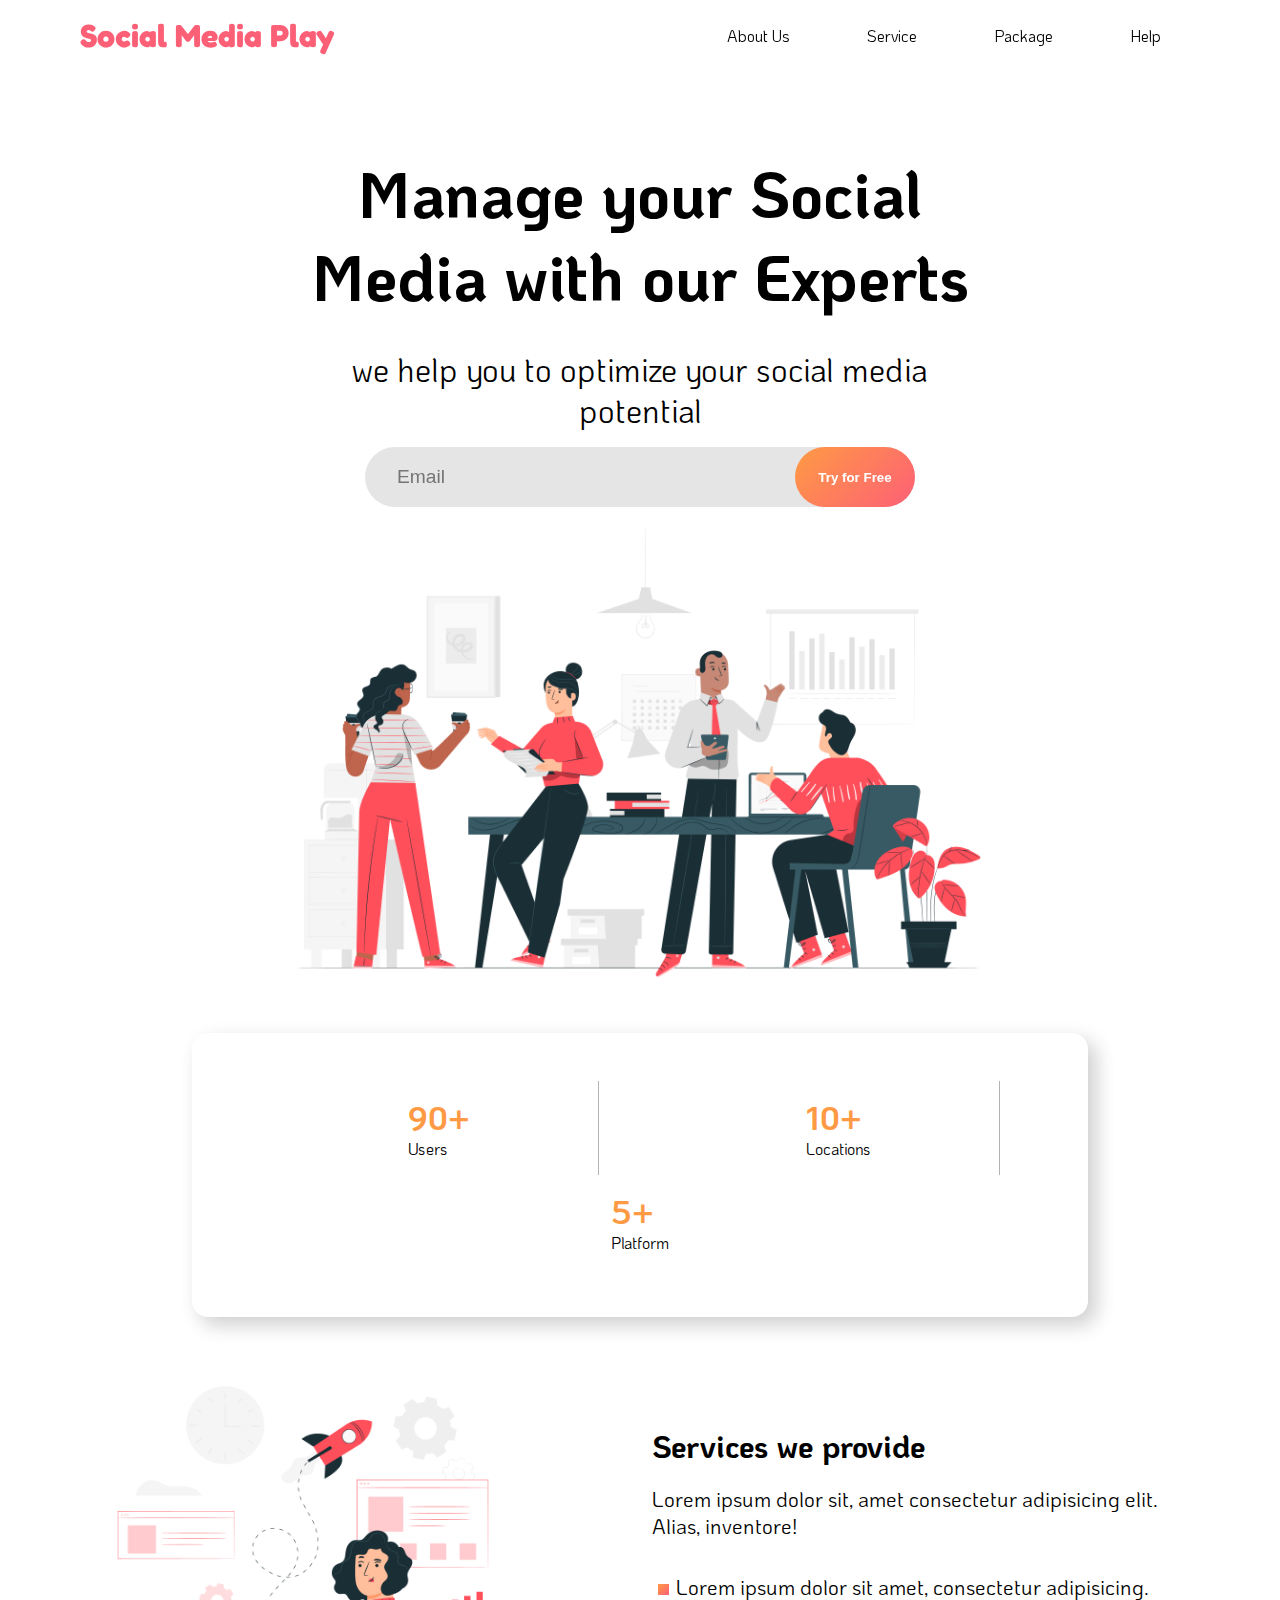
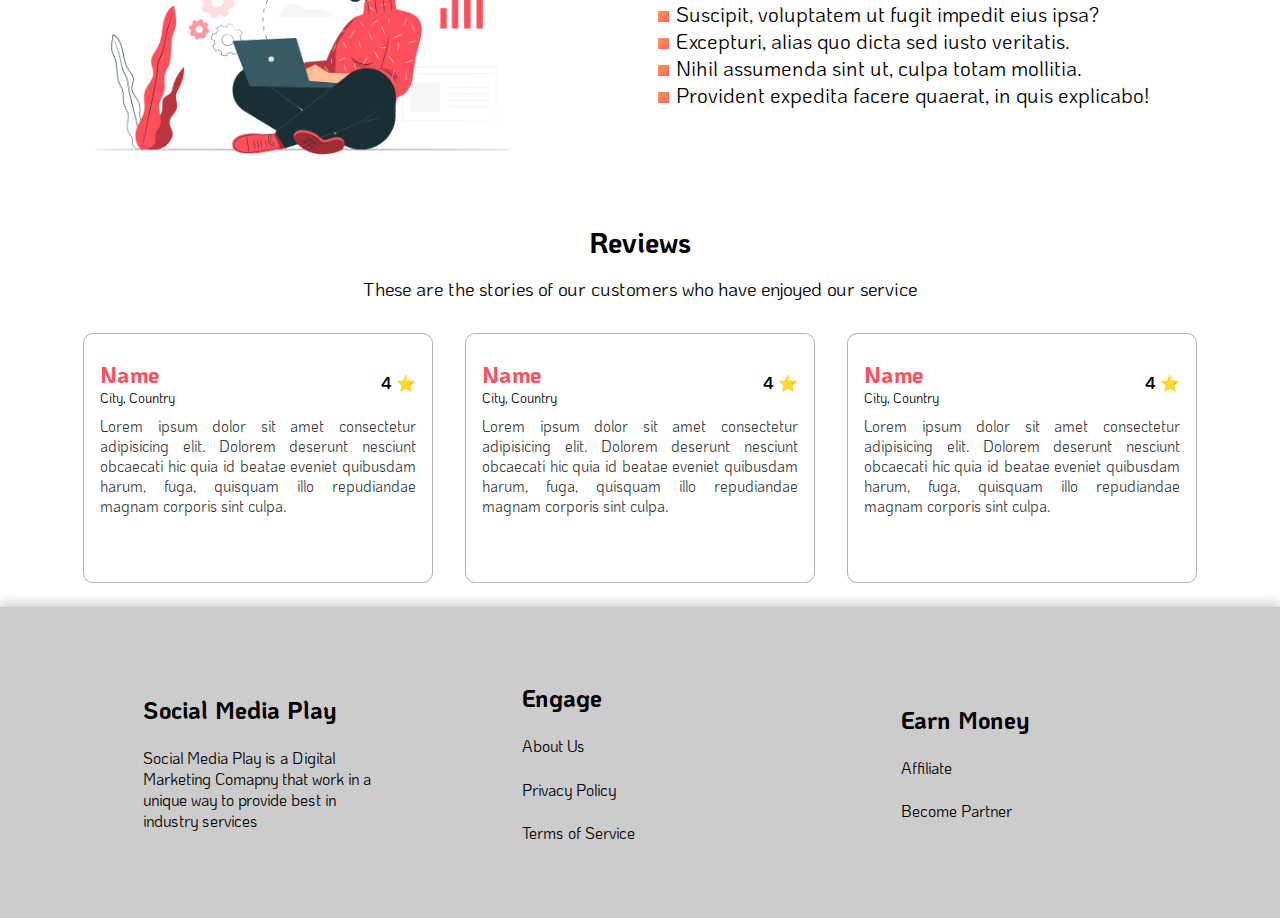
<file: index.html>
<!DOCTYPE html>
<html lang="en">

<head>
    <meta charset="UTF-8">
    <meta http-equiv="X-UA-Compatible" content="IE=edge">
    <meta name="viewport" content="width=device-width, initial-scale=1.0">
    <title>Social Media Play</title>
    <link rel="preconnect" href="https://fonts.gstatic.com">
    <link rel="stylesheet" href="./Marketing.css">
    <link href="https://fonts.googleapis.com/css2?family=Fredoka+One&family=Noto+Serif+SC&display=swap"
        rel="stylesheet">
    <link rel="preconnect" href="https://fonts.gstatic.com">
    <link href="https://fonts.googleapis.com/css2?family=KoHo&display=swap" rel="stylesheet">
</head>

<body>
    <nav class="flex-row nav">
        <div>
            <h1 class="name">Social Media Play</h1>
        </div>
        <div class="nav-item">
            <ul class="nav-list flex-row">
                <li class="nav-list-item">About Us</li>
                <li class="nav-list-item">Service</li>
                <li class="nav-list-item">Package</li>
                <li class="nav-list-item">Help</li>
            </ul>
        </div>
        <div id="hamburger">
            <div class="line1"></div>
            <div class="line2"></div>
            <div class="line3"></div>
        </div>
    </nav>
    <header class="header flex-column">
        <h1 class="head-main-text">Manage your Social Media with our Experts</h1>
        <p class="head-text">we help you to optimize your social media potential</p>
        <div class="flex-row head-input">
            <input type="email" class="head-email-input" placeholder="Email">
            <button class="head-button">
                <h4>Try for Free</h4>
            </button>
        </div>
    </header>
    <section class="section1">
        <img class="image" src="./Images/3372240.jpg" alt="">
    </section>
    <section class="stats-section flex-row">
        <div class="stat-box">
            <h1>90+</h1>
            <p>Users</p>
        </div>
        <div class="stat-box">
            <h1>10+</h1>
            <p>Locations</p>
        </div>
        <div class="stat-box last-box">
            <h1>5+</h1>
            <p>Platform</p>
        </div>
    </section>
    <section class="section-service flex-row">
        <img class="service-image" src="./Images/2m.jpg">
        <div class="flex-column services-text">
            <h2>Services we provide</h2>
            <p>Lorem ipsum dolor sit, amet consectetur adipisicing elit.<br> Alias, inventore!</p>
            <ul>
                <li>Lorem ipsum dolor sit amet, consectetur adipisicing.</li>
                <li>Suscipit, voluptatem ut fugit impedit eius ipsa?</li>
                <li>Excepturi, alias quo dicta sed iusto veritatis.</li>
                <li>Nihil assumenda sint ut, culpa totam mollitia.</li>
                <li>Provident expedita facere quaerat, in quis explicabo!</li>
            </ul>
        </div>
    </section>
    <section class="customer-review flex-column">
        <h1>Reviews</h1>
        <p>These are the stories of our customers who have enjoyed our service</p>
        <div class="hori-scroll flex-row">
            <div class="card flex-column">
                <div class="flex-row review-head">
                    <div class="flex-column review-name">
                        <h2>Name</h2>
                        <p>City, Country</p>
                    </div>
                    <div>
                        <h5>4 ⭐</h5>
                    </div>
                </div>
                <div class="review-text">
                    Lorem ipsum dolor sit amet consectetur adipisicing elit. Dolorem deserunt nesciunt obcaecati hic quia id beatae eveniet quibusdam harum, fuga, quisquam illo repudiandae magnam corporis sint culpa.
                </div>
            </div>
            <div class="card flex-column">
                <div class="flex-row review-head">
                    <div class="flex-column review-name">
                        <h2>Name</h2>
                        <p>City, Country</p>
                    </div>
                    <div>
                        <h5>4 ⭐</h5>
                    </div>
                </div>
                <div class="review-text">
                    Lorem ipsum dolor sit amet consectetur adipisicing elit. Dolorem deserunt nesciunt obcaecati hic quia id beatae eveniet quibusdam harum, fuga, quisquam illo repudiandae magnam corporis sint culpa.
                </div>
            </div>
            <div class="card flex-column">
                <div class="flex-row review-head">
                    <div class="flex-column review-name">
                        <h2>Name</h2>
                        <p>City, Country</p>
                    </div>
                    <div>
                        <h5>4 ⭐</h5>
                    </div>
                </div>
                <div class="review-text">
                    Lorem ipsum dolor sit amet consectetur adipisicing elit. Dolorem deserunt nesciunt obcaecati hic quia id beatae eveniet quibusdam harum, fuga, quisquam illo repudiandae magnam corporis sint culpa.
                </div>
            </div>
        </div>
    </section>
    <footer class="flex-row">
        <div class="flex-column clm">
            <h2>Social Media Play</h2>
            <p><span>Social Media Play </span>is a Digital Marketing Comapny that work in a unique way to provide best in industry services</p>
        </div>
        <div class="flex-column clm">
            <h2>Engage</h2>
            <p>About Us</p>
            <p>Privacy Policy</p>
            <p>Terms of Service</p>
        </div>
        <div class="flex-column clm">
            <h2>Earn Money</h2>
            <p>Affiliate</p>
            <p>Become Partner</p>
        </div>
    </footer>

    <script>
        const navitem = document.querySelector('.nav-item');
        document.getElementById("hamburger").addEventListener('click',function(){
            navitem.classList.toggle('open');
        })
        navitem.addEventListener('click', function(){
            navitem.classList.toggle('open');
        })
    </script>
</body>

</html>
</file>
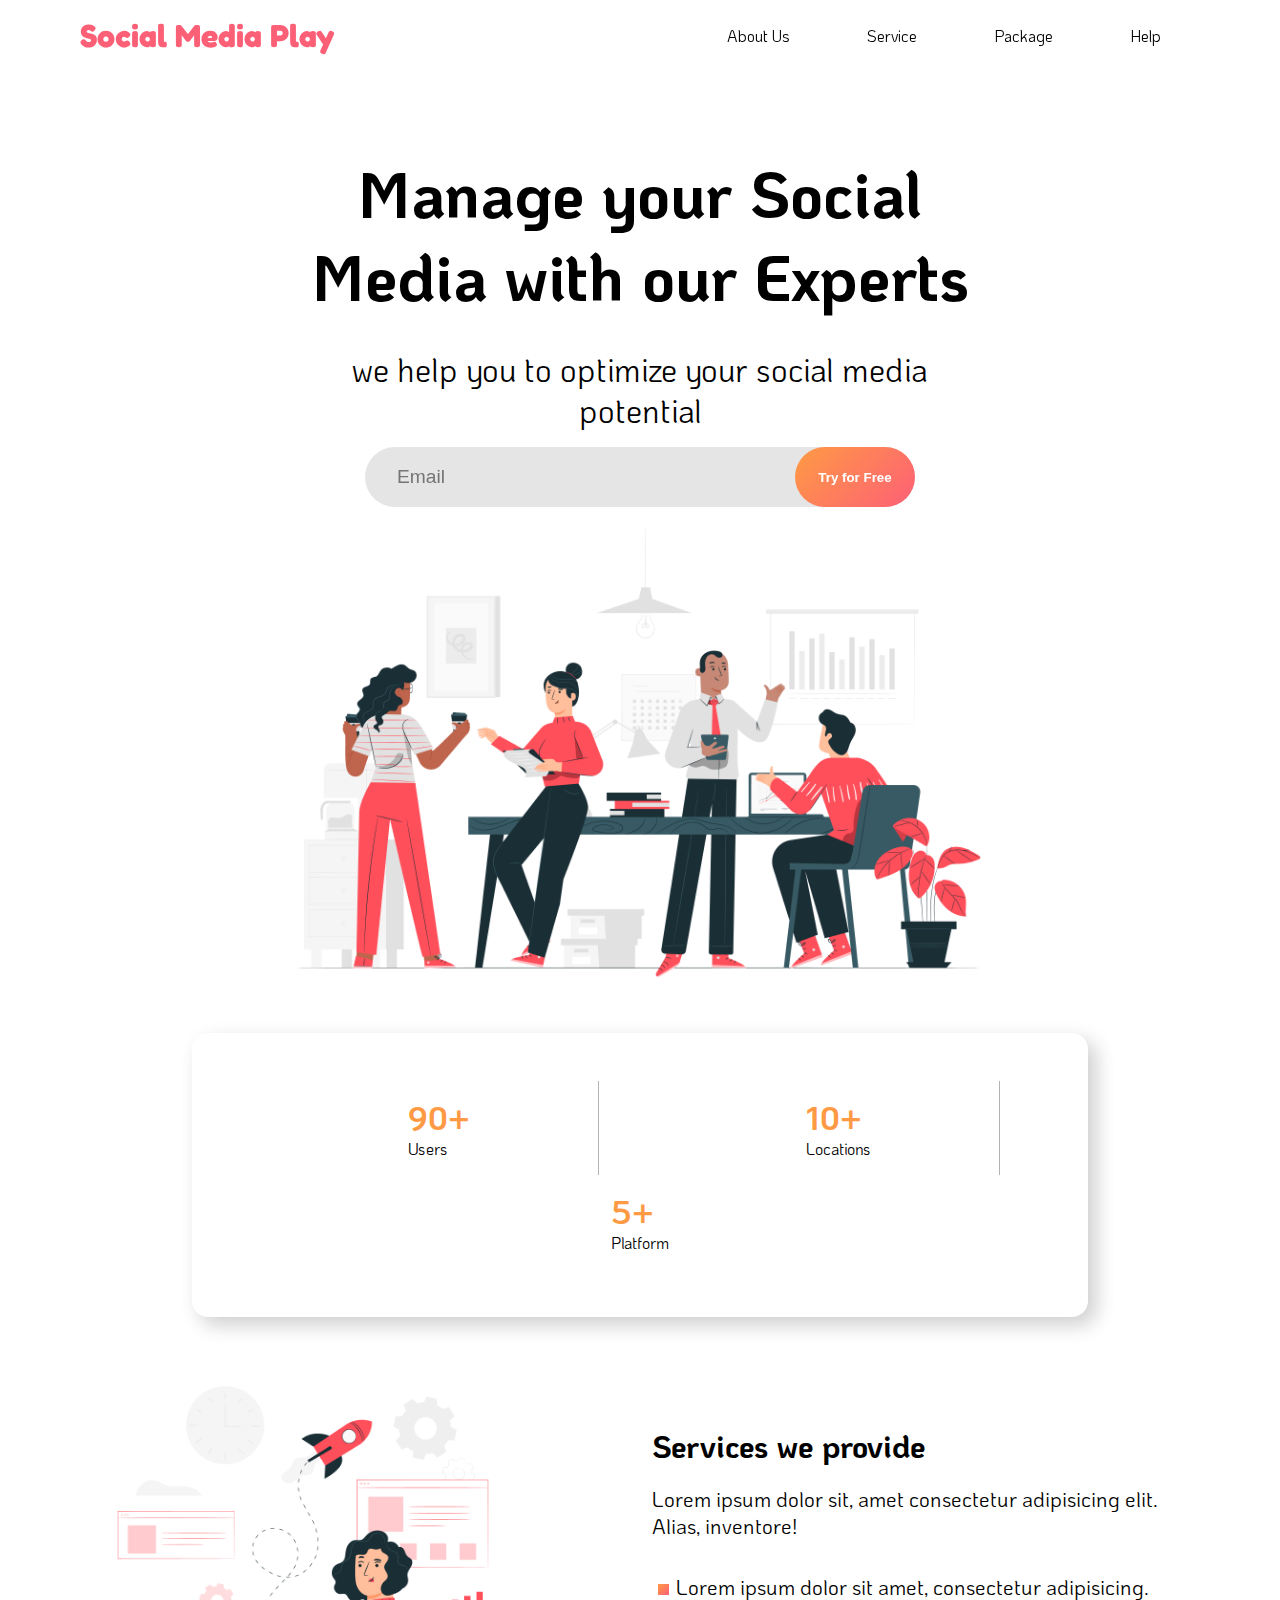
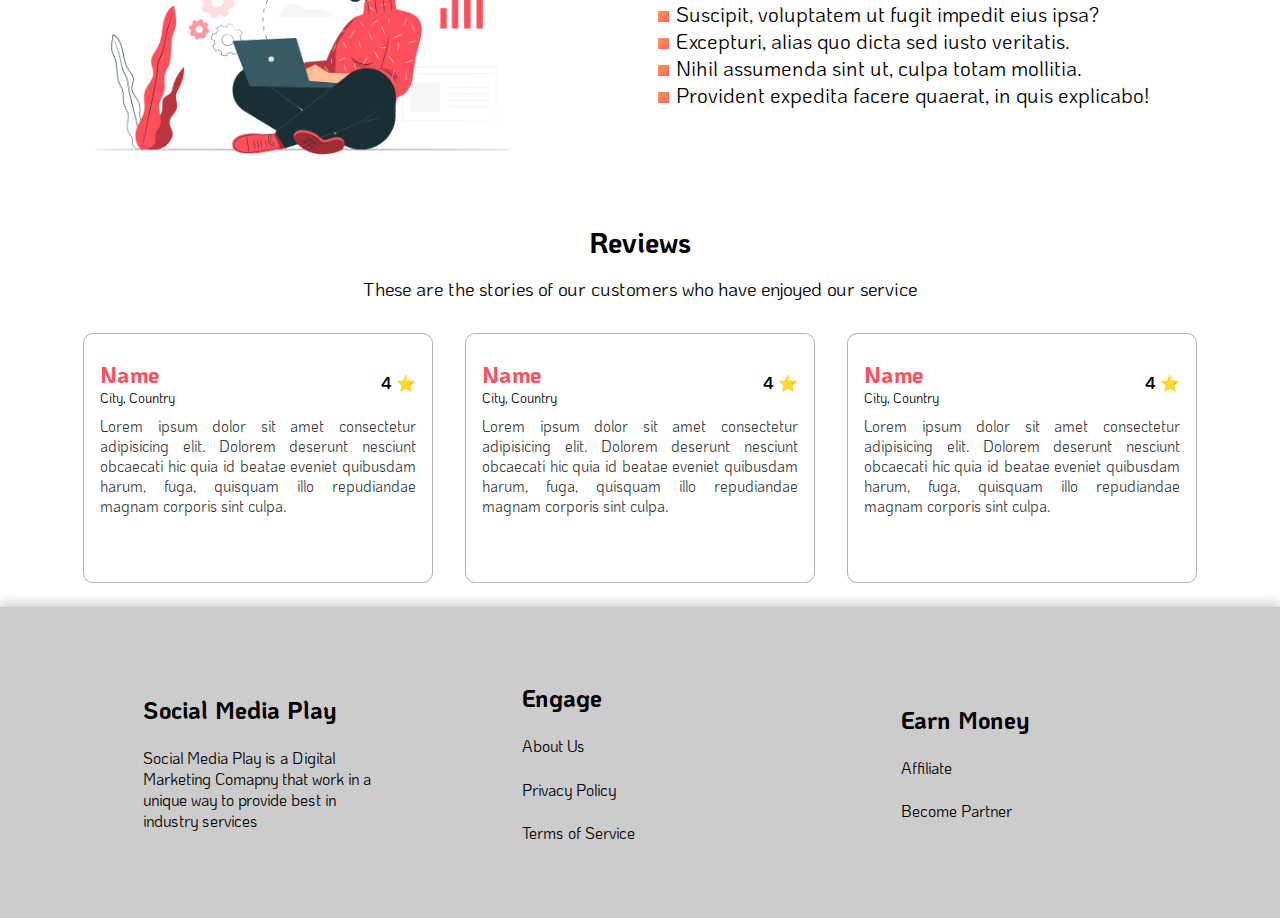
<file: Marketing-landingpage.html>
<!DOCTYPE html>
<html lang="en">

<head>
    <meta charset="UTF-8">
    <meta http-equiv="X-UA-Compatible" content="IE=edge">
    <meta name="viewport" content="width=device-width, initial-scale=1.0">
    <title>Social Media Play</title>
    <link rel="preconnect" href="https://fonts.gstatic.com">
    <link rel="stylesheet" href="./Marketing.css">
    <link href="https://fonts.googleapis.com/css2?family=Fredoka+One&family=Noto+Serif+SC&display=swap"
        rel="stylesheet">
    <link rel="preconnect" href="https://fonts.gstatic.com">
    <link href="https://fonts.googleapis.com/css2?family=KoHo&display=swap" rel="stylesheet">
</head>

<body>
    <nav class="flex-row nav">
        <div>
            <h1 class="name">Social Media Play</h1>
        </div>
        <div class="nav-item">
            <ul class="nav-list flex-row">
                <li class="nav-list-item">About Us</li>
                <li class="nav-list-item">Service</li>
                <li class="nav-list-item">Package</li>
                <li class="nav-list-item">Help</li>
            </ul>
        </div>
        <div id="hamburger">
            <div class="line1"></div>
            <div class="line2"></div>
            <div class="line3"></div>
        </div>
    </nav>
    <header class="header flex-column">
        <h1 class="head-main-text">Manage your Social Media with our Experts</h1>
        <p class="head-text">we help you to optimize your social media potential</p>
        <div class="flex-row head-input">
            <input type="email" class="head-email-input" placeholder="Email">
            <button class="head-button">
                <h4>Try for Free</h4>
            </button>
        </div>
    </header>
    <section class="section1">
        <img class="image" src="./Images/3372240.jpg" alt="">
    </section>
    <section class="stats-section flex-row">
        <div class="stat-box">
            <h1>90+</h1>
            <p>Users</p>
        </div>
        <div class="stat-box">
            <h1>10+</h1>
            <p>Locations</p>
        </div>
        <div class="stat-box last-box">
            <h1>5+</h1>
            <p>Platform</p>
        </div>
    </section>
    <section class="section-service flex-row">
        <img class="service-image" src="./Images/2m.jpg">
        <div class="flex-column services-text">
            <h2>Services we provide</h2>
            <p>Lorem ipsum dolor sit, amet consectetur adipisicing elit.<br> Alias, inventore!</p>
            <ul>
                <li>Lorem ipsum dolor sit amet, consectetur adipisicing.</li>
                <li>Suscipit, voluptatem ut fugit impedit eius ipsa?</li>
                <li>Excepturi, alias quo dicta sed iusto veritatis.</li>
                <li>Nihil assumenda sint ut, culpa totam mollitia.</li>
                <li>Provident expedita facere quaerat, in quis explicabo!</li>
            </ul>
        </div>
    </section>
    <section class="customer-review flex-column">
        <h1>Reviews</h1>
        <p>These are the stories of our customers who have enjoyed our service</p>
        <div class="hori-scroll flex-row">
            <div class="card flex-column">
                <div class="flex-row review-head">
                    <div class="flex-column review-name">
                        <h2>Name</h2>
                        <p>City, Country</p>
                    </div>
                    <div>
                        <h5>4 ⭐</h5>
                    </div>
                </div>
                <div class="review-text">
                    Lorem ipsum dolor sit amet consectetur adipisicing elit. Dolorem deserunt nesciunt obcaecati hic quia id beatae eveniet quibusdam harum, fuga, quisquam illo repudiandae magnam corporis sint culpa.
                </div>
            </div>
            <div class="card flex-column">
                <div class="flex-row review-head">
                    <div class="flex-column review-name">
                        <h2>Name</h2>
                        <p>City, Country</p>
                    </div>
                    <div>
                        <h5>4 ⭐</h5>
                    </div>
                </div>
                <div class="review-text">
                    Lorem ipsum dolor sit amet consectetur adipisicing elit. Dolorem deserunt nesciunt obcaecati hic quia id beatae eveniet quibusdam harum, fuga, quisquam illo repudiandae magnam corporis sint culpa.
                </div>
            </div>
            <div class="card flex-column">
                <div class="flex-row review-head">
                    <div class="flex-column review-name">
                        <h2>Name</h2>
                        <p>City, Country</p>
                    </div>
                    <div>
                        <h5>4 ⭐</h5>
                    </div>
                </div>
                <div class="review-text">
                    Lorem ipsum dolor sit amet consectetur adipisicing elit. Dolorem deserunt nesciunt obcaecati hic quia id beatae eveniet quibusdam harum, fuga, quisquam illo repudiandae magnam corporis sint culpa.
                </div>
            </div>
        </div>
    </section>
    <footer class="flex-row">
        <div class="flex-column clm">
            <h2>Social Media Play</h2>
            <p><span>Social Media Play </span>is a Digital Marketing Comapny that work in a unique way to provide best in industry services</p>
        </div>
        <div class="flex-column clm">
            <h2>Engage</h2>
            <p>About Us</p>
            <p>Privacy Policy</p>
            <p>Terms of Service</p>
        </div>
        <div class="flex-column clm">
            <h2>Earn Money</h2>
            <p>Affiliate</p>
            <p>Become Partner</p>
        </div>
    </footer>

    <script>
        const navitem = document.querySelector('.nav-item');
        document.getElementById("hamburger").addEventListener('click',function(){
            navitem.classList.toggle('open');
        })
        navitem.addEventListener('click', function(){
            navitem.classList.toggle('open');
        })
    </script>
</body>

</html>
</file>
<file: Marketing.css>
*{
    box-sizing: border-box;
    padding: 0;
    margin: 0;
}
body{
    font-family: 'KoHo', sans-serif;
}
.flex-row{
    display: flex;
    flex-direction: row;
    align-items: center;
    flex-wrap: wrap;
}
.flex-column{
    display: flex;
    flex-direction: column;
    align-items: center;
    flex-wrap: wrap;
}
nav{
    position: sticky;
    top: 0;
    padding: 1rem 5rem;
    width: 100vw;
    justify-content: space-between;
    background-color: rgba(255, 255, 255, .9)
}
.name{
    color: #fc6076;
    font-size: 200%;
    font-weight: 100%;
    font-family: 'Fredoka One', cursive;
}
.nav-list{
    list-style: none;
    width: 40vw;
    justify-content: space-around;
}
.nav-list-item{
    cursor: pointer;
    transition: color 150ms ease;
}
.nav-list-item:hover{
    color: #ff9a44;
}

.header{
    padding: 4rem 22vw 1rem 22vw;
    text-align: center;
}
.head-main-text{
    font-size: 400%;
    padding: 1rem;
}
.head-text{
    padding: 1rem;
    font-size: 200%;
}
.head-input{
    width: fit-content;
    justify-content: space-between;
    border-radius: 30px;
    width: 550px;
    background-color: rgba(0, 0, 0, .1);
    position: relative;
}

.head-email-input{
    padding: 0rem 2rem;
    color: rgb(63, 63, 63);
    height: 40px;
    width: 70%;
    border: none;
    background-color: transparent;
    font-size: 120%;
}
.head-email-input:focus{
    outline-style: none;
}
.head-button{
    color: rgba(255, 255, 255, 1);
    cursor: pointer;
    background-image: linear-gradient(-45deg, #fc6076 0%, #ff9a44 100%);
    height: 60px;
    width: 120px;
    border: none;
    border-radius: 30px;
}
.head-button:hover{
    background-image: linear-gradient(-90deg, #fc6076 0%, #ff9a44 100%);
}
.section1{
    padding: 0 10vw 1rem ;
    display: flex;
    justify-content: center;
}
.image{
    width: 70%;
    height: auto;
}
.stats-section{
    margin: 1rem auto;
    border-radius: 1rem;
    box-shadow: 8px 8px 20px rgba(10, 10, 10, 0.2);
    padding: 3rem;
    width: 70vw;
    justify-content: space-around;
}
.stat-box{
    padding: 1rem 8rem;
    border-right: 1px solid rgba(0, 0, 0, .3);
}
.last-box{
    border: none;
}
.stat-box h1{
    color: #ff9a44;
    font-size: 200%;
}
.section-service{
    padding: 1rem;
    justify-content: space-around;
}
.service-image{
    width: min(450px, 99vw );
    height: auto;
}
.services-text{
    height: fit-content;
    width: min(550px, 95vw);
    justify-content: space-around;
    align-items: flex-start;
    font-size: 130%;
}
.services-text>*{
    padding: .6rem 0;
}
.services-text ul{
    padding: 1.5rem;
    list-style-image: linear-gradient(-45deg, #fc6076 0%, #ff9a44 100%);
}
.customer-review{
    width: 100vw;
}
.customer-review h1{
    font-size: 180%;
}
.customer-review>*{
    padding: .5rem;
    font-size: 120%;
}
.hori-scroll{
    padding: .5rem 4rem;
    overflow-y: auto;
}
.card{
    margin: 1rem;
    border: 1px solid rgba(0, 0, 0, .3);
    border-radius: 10px;
    height: 250px;
    width: 350px;
    padding: 1rem;
}
.review-head{
    width: 100%;
    justify-content: space-between;
    padding: .6rem 0;
}
.review-head h2{
    font-size: 120%;
    color: #FF4F5A;
}
.review-head p{
    font-size: 70%;
}
.review-name{
    align-items: flex-start;
}
.review-text{
    text-align: justify;
    color: rgba(0, 0, 0, .8);
    font-size: 80%;
}
footer{
    height: fit-content;
    background-color: rgba(0, 0, 0, .2);
    box-shadow: 0 -4px 10px rgba(0, 0, 0, .2);
    padding: 2rem;
    justify-content: space-evenly;
    align-items: baseline;
}
.clm{
    width: 300px;
    align-items: flex-start;
    padding: 2rem;
}
.clm>*{
    padding: .7rem 0;
}
#hamburger{
    display: none;
}

@media only screen and (max-width: 600px){
    .flex-row{
        flex-direction: column;
    }
    .nav{
        padding: 1rem;
        overflow: hidden;
        justify-content: space-between;
    }
    #hamburger{
        z-index: 5;
        position: fixed;
        display: block;
        cursor: pointer;
        right: 5%;
        top: 3%;
    }
    .line1, .line2, .line3{
        width: 20px;
        height: 2px;
        margin: 2px;
        background-color: black;
    }
    .nav-item{
        z-index: 1;
        height: 105vh;
        width: 100%;
        position: fixed;
        transform: translateY(-150%);
        background-image: linear-gradient(-45deg, #fc6076 0%, #ff9a44 100%);
        transition: all 800ms ease;
    }
    .nav-item.open{
        transform: translateY(-2%);
    }

    .nav-list{
        width: 100%;
        height: 100%;
        justify-content: space-evenly;
        align-items: center;
    }
    .nav-list-item{
        font-size: 150%;
        font-weight: 600;
        color: white;
    }
    .header{
        padding: 1rem;
        font-size: 50%;
    }
    .head-input{
        width: 100%;
        height: fit-content;
        padding-bottom: 0;
        flex-direction: column;
        background-color: transparent;
    }
    .head-input input,
    .head-input buttin{
        margin: 0;
    }
    .head-email-input{
        padding: 1rem;
        width: 90%;
        height: 40px;
        border-radius: 20px ;
        background-color: rgba(0, 0, 0, .1);
    }
    .head-button{
        margin-top: 1.5rem;
        height: 40px;
        border-radius: 20px;
    }
    .section1{
        padding: 0;
    }
    .image{
        width: 100%;
    }
    .stats-section{
        padding: 1rem 0;
        width: 80vw;
    }
    .stat-box{
        padding: 1rem;
        border: none;
    }
    .section-service{
        padding: 0;
    }
    .services-text{
        align-items: center;
    }
    .hori-scroll{
        padding: .5rem;
    }
    .review-head{
        flex-direction: row;
    }
    .card{
        height: fit-content;
    }
    .clm{
        align-items: center;
    }
}
</file>
